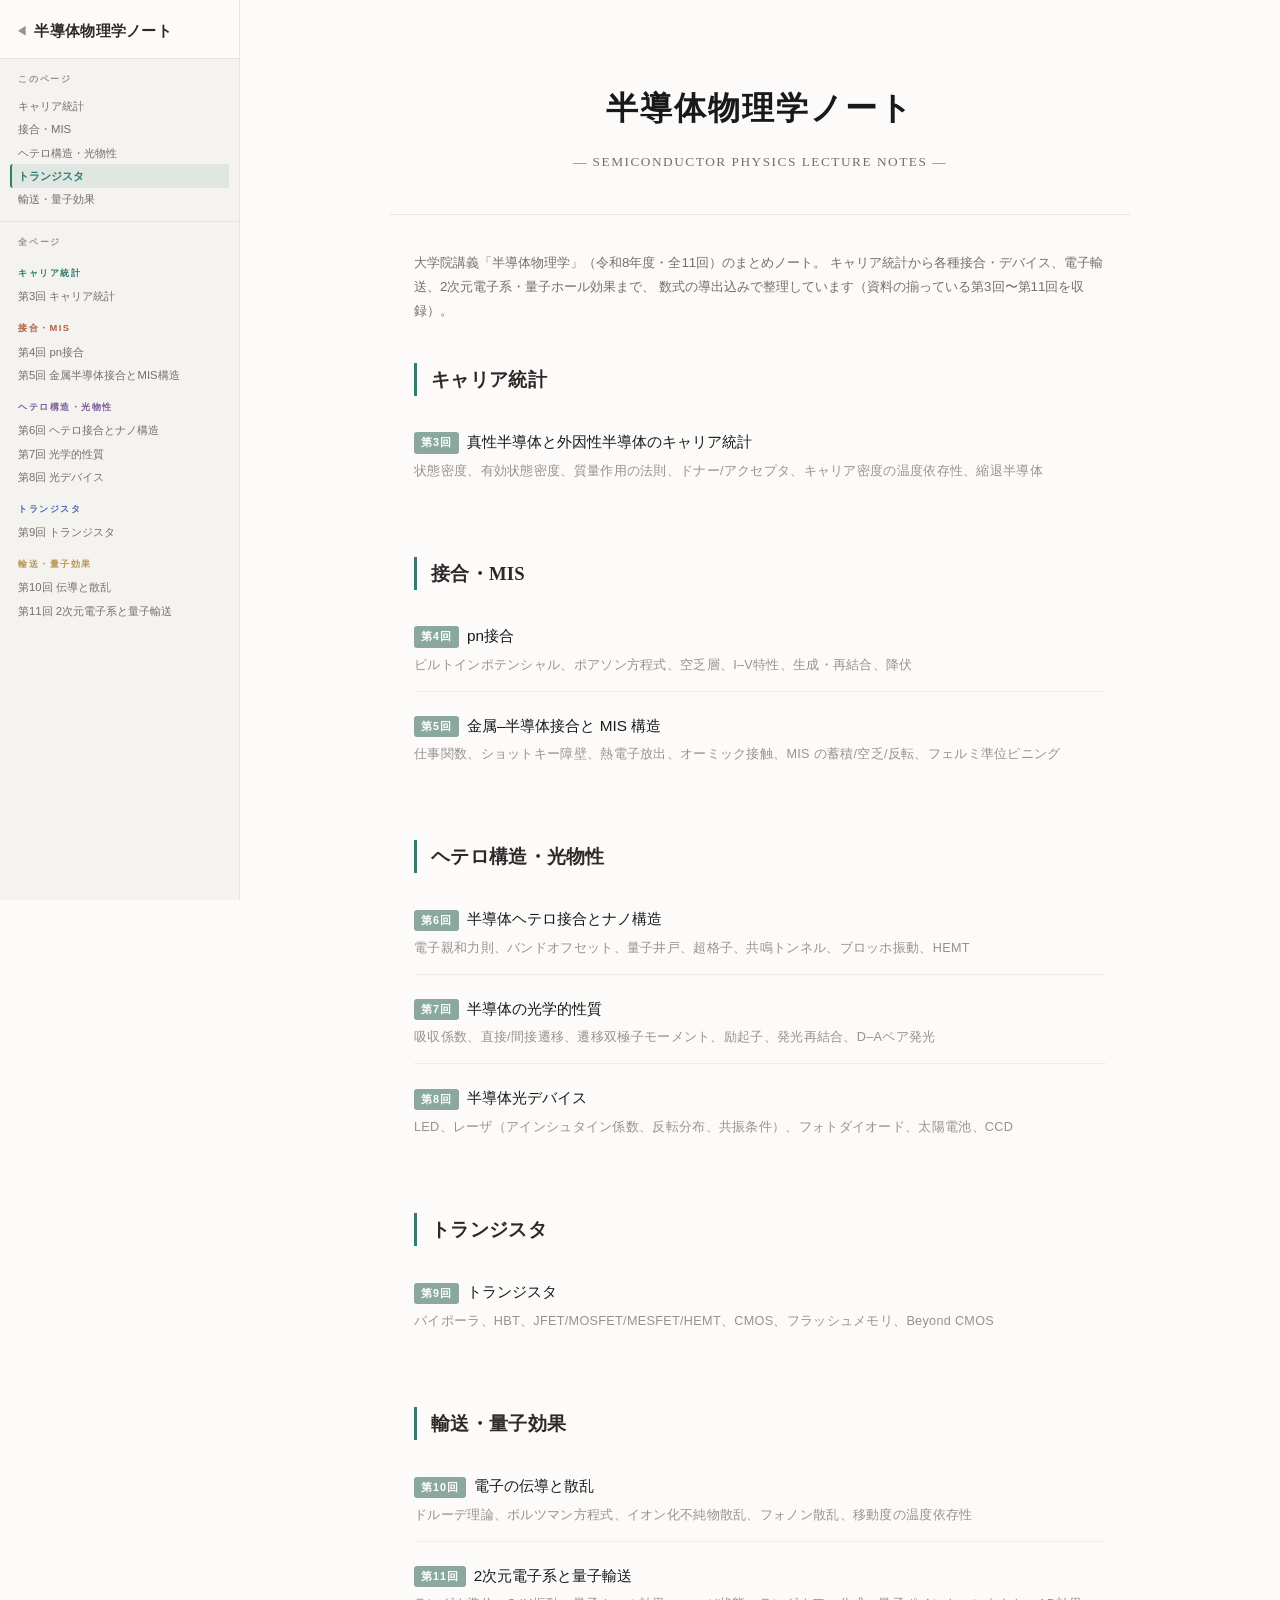
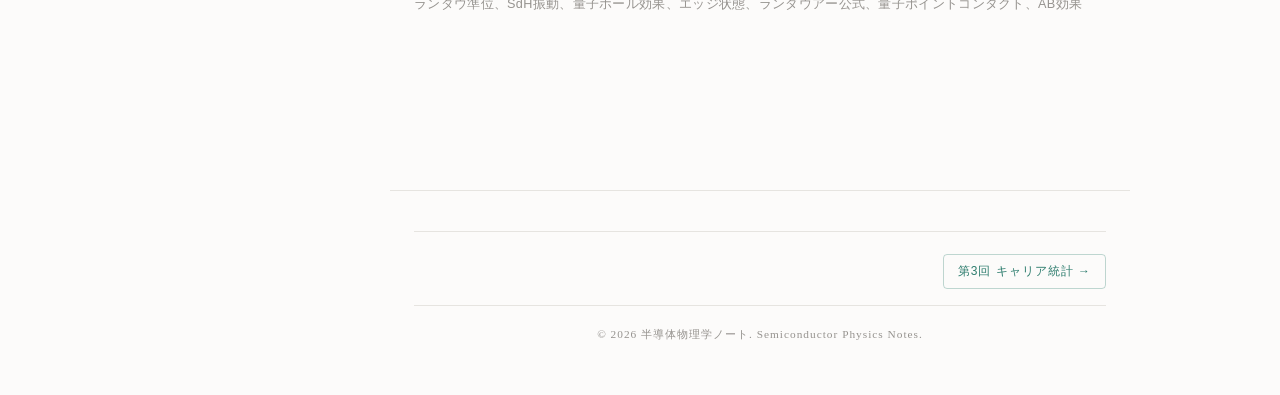
<file: index.html>
<!DOCTYPE html>
<html lang="ja">
  <head>
    <meta charset="UTF-8">
    <meta name="viewport" content="width=device-width, initial-scale=1.0">
    <title>半導体物理学ノート</title>
    <style>
      *, *::before, *::after {
        box-sizing: border-box;
      }

      body {
        margin: 0;
        padding: 0;
        background-color: #fcfbfa;
        color: #2c2a29;
        font-family: -apple-system, BlinkMacSystemFont, "Helvetica Neue", "YakuHanJPs", "Hiragino Kaku Gothic ProN", "ヒラギノ角ゴ ProN W3", Meiryo, sans-serif;
        line-height: 1.8;
        -webkit-font-smoothing: antialiased;
      }

      .font-serif {
        font-family: "Times New Roman", "Georgia", "Noto Serif JP", "BIZ UDPMincho", serif;
      }

      header {
        max-width: 740px;
        margin: 0 auto;
        padding: 80px 24px 40px 24px;
        text-align: center;
        border-bottom: 1px solid #e6e4e0;
      }

      header h1 {
        font-size: 24pt;
        font-weight: 600;
        letter-spacing: 2px;
        margin: 0 0 12px 0;
        color: #1a1919;
      }

      header p {
        font-size: 10pt;
        color: #73706c;
        margin: 0;
        letter-spacing: 1.5px;
        text-transform: uppercase;
      }

      .lead {
        max-width: 740px;
        margin: 0 auto;
        padding: 36px 24px 0;
        font-size: 10pt;
        color: #73706c;
      }

      main {
        max-width: 740px;
        margin: 0 auto;
        padding: 40px 24px 100px 24px;
      }

      .section {
        margin-bottom: 60px;
      }

      h2 {
        font-size: 14pt;
        font-weight: 600;
        color: #2c2a29;
        margin-top: 0;
        margin-bottom: 32px;
        letter-spacing: 1px;
        position: relative;
        display: inline-block;
      }

      h2::after {
        content: '';
        position: absolute;
        bottom: -6px;
        left: 0;
        width: 100%;
        height: 1px;
        background-color: #2c2a29;
      }

      ul {
        list-style: none;
        padding: 0;
        margin: 0;
      }

      li {
        margin-bottom: 20px;
        border-bottom: 1px solid #f0ede9;
        padding-bottom: 14px;
      }

      li:last-child {
        border-bottom: none;
      }

      li a {
        display: block;
        color: #1a1a1a;
        text-decoration: none;
        font-size: 11.5pt;
        font-weight: 500;
        transition: color 0.25s ease;
      }

      li a:hover {
        color: #2e7d6e;
      }

      li .desc {
        font-size: 9.5pt;
        color: #96938f;
        margin-top: 4px;
        letter-spacing: 0.3px;
      }

      .kai {
        display: inline-block;
        font-size: 8pt;
        font-weight: 600;
        letter-spacing: 1px;
        color: #ffffff;
        background-color: #8aa89f;
        border-radius: 3px;
        padding: 1px 7px;
        margin-right: 8px;
        vertical-align: middle;
      }

      footer {
        max-width: 740px;
        margin: 0 auto;
        padding: 40px 24px;
        border-top: 1px solid #e6e4e0;
        text-align: center;
        font-size: 8.5pt;
        color: #96938f;
        letter-spacing: 1px;
      }
    </style>
  <link rel="stylesheet" href="./site.css">
  <script defer src="./site.js"></script>
  </head>
  <body>

    <header>
      <h1 class="font-serif">半導体物理学ノート</h1>
      <p class="font-serif">— Semiconductor Physics Lecture Notes —</p>
    </header>

    <div class="lead">
      大学院講義「半導体物理学」（令和8年度・全11回）のまとめノート。
      キャリア統計から各種接合・デバイス、電子輸送、2次元電子系・量子ホール効果まで、
      数式の導出込みで整理しています（資料の揃っている第3回〜第11回を収録）。
    </div>

    <main>

      <!-- キャリア統計 -->
      <div class="section" id="carrier">
        <h2 class="font-serif">キャリア統計</h2>
        <ul>
          <li>
            <a href="notes/03_carrier-statistics.html"><span class="kai">第3回</span>真性半導体と外因性半導体のキャリア統計</a>
            <div class="desc">状態密度、有効状態密度、質量作用の法則、ドナー/アクセプタ、キャリア密度の温度依存性、縮退半導体</div>
          </li>
        </ul>
      </div>

      <!-- 接合・MIS -->
      <div class="section" id="junction">
        <h2 class="font-serif">接合・MIS</h2>
        <ul>
          <li>
            <a href="notes/04_pn-junction.html"><span class="kai">第4回</span>pn接合</a>
            <div class="desc">ビルトインポテンシャル、ポアソン方程式、空乏層、I–V特性、生成・再結合、降伏</div>
          </li>
          <li>
            <a href="notes/05_metal-semiconductor-mis.html"><span class="kai">第5回</span>金属–半導体接合と MIS 構造</a>
            <div class="desc">仕事関数、ショットキー障壁、熱電子放出、オーミック接触、MIS の蓄積/空乏/反転、フェルミ準位ピニング</div>
          </li>
        </ul>
      </div>

      <!-- ヘテロ構造・光物性 -->
      <div class="section" id="hetero">
        <h2 class="font-serif">ヘテロ構造・光物性</h2>
        <ul>
          <li>
            <a href="notes/06_heterostructure-nanostructure.html"><span class="kai">第6回</span>半導体ヘテロ接合とナノ構造</a>
            <div class="desc">電子親和力則、バンドオフセット、量子井戸、超格子、共鳴トンネル、ブロッホ振動、HEMT</div>
          </li>
          <li>
            <a href="notes/07_optical-properties.html"><span class="kai">第7回</span>半導体の光学的性質</a>
            <div class="desc">吸収係数、直接/間接遷移、遷移双極子モーメント、励起子、発光再結合、D–Aペア発光</div>
          </li>
          <li>
            <a href="notes/08_optoelectronic-devices.html"><span class="kai">第8回</span>半導体光デバイス</a>
            <div class="desc">LED、レーザ（アインシュタイン係数、反転分布、共振条件）、フォトダイオード、太陽電池、CCD</div>
          </li>
        </ul>
      </div>

      <!-- トランジスタ -->
      <div class="section" id="transistor">
        <h2 class="font-serif">トランジスタ</h2>
        <ul>
          <li>
            <a href="notes/09_transistors.html"><span class="kai">第9回</span>トランジスタ</a>
            <div class="desc">バイポーラ、HBT、JFET/MOSFET/MESFET/HEMT、CMOS、フラッシュメモリ、Beyond CMOS</div>
          </li>
        </ul>
      </div>

      <!-- 輸送・量子効果 -->
      <div class="section" id="transport">
        <h2 class="font-serif">輸送・量子効果</h2>
        <ul>
          <li>
            <a href="notes/10_transport-scattering.html"><span class="kai">第10回</span>電子の伝導と散乱</a>
            <div class="desc">ドルーデ理論、ボルツマン方程式、イオン化不純物散乱、フォノン散乱、移動度の温度依存性</div>
          </li>
          <li>
            <a href="notes/11_2deg-quantum-transport.html"><span class="kai">第11回</span>2次元電子系と量子輸送</a>
            <div class="desc">ランダウ準位、SdH振動、量子ホール効果、エッジ状態、ランダウアー公式、量子ポイントコンタクト、AB効果</div>
          </li>
        </ul>
      </div>

    </main>

    <footer>
      <p class="font-serif">&copy; 2026 半導体物理学ノート. Semiconductor Physics Notes.</p>
    </footer>

  </body>
</html>
</file>
<file: site.css>
/* site.css — 半導体物理学ノート 共通スタイル */

:root {
  --accent: #2e7d6e;
  --accent-rgb: 46, 125, 110;
  --accent-light: #eaf4f1;
  --sidebar-w: 240px;
  --bg: #fcfbfa;
  --border: #e6e4e0;
  --text: #2c2a29;
  --muted: #73706c;
  --faint: #96938f;
  --c-carrier:    #2e7d6e;
  --c-junction:   #b06040;
  --c-hetero:     #7a5e9a;
  --c-transistor: #4a69b5;
  --c-transport:  #b89a5a;
}

/* ── Sidebar layout ─────────────────────── */
body.has-sidebar {
  margin-left: var(--sidebar-w);
}

.site-sidebar {
  position: fixed;
  top: 0; left: 0;
  width: var(--sidebar-w);
  height: 100vh;
  overflow-y: auto;
  background: #f5f3ef;
  border-right: 1px solid var(--border);
  z-index: 100;
  font-family: -apple-system, BlinkMacSystemFont, "Helvetica Neue", "YakuHanJPs", "Hiragino Kaku Gothic ProN", Meiryo, sans-serif;
  display: flex;
  flex-direction: column;
}

.sidebar-header {
  padding: 18px 16px 14px;
  border-bottom: 1px solid var(--border);
  background: var(--bg);
  flex-shrink: 0;
}

.sidebar-home {
  font-family: "Times New Roman", Georgia, "Noto Serif JP", serif;
  font-size: 11pt;
  font-weight: 700;
  color: var(--text);
  text-decoration: none;
  letter-spacing: 0.3px;
  display: flex;
  align-items: center;
  gap: 7px;
}
.sidebar-home::before { content: "◀"; font-size: 8pt; color: var(--faint); }
.sidebar-home:hover { color: var(--accent); }

.sidebar-toc  { padding: 10px 10px 6px; border-bottom: 1px solid var(--border); }
.sidebar-pages { padding: 10px 10px 16px; flex: 1; }

.toc-label {
  font-size: 7pt;
  font-weight: 700;
  letter-spacing: 1.8px;
  text-transform: uppercase;
  color: var(--faint);
  padding: 2px 8px 6px;
  display: block;
}

#toc-list, .pages-section ul {
  list-style: none;
  padding: 0; margin: 0 0 4px;
}
#toc-list li, .pages-section li {
  margin: 0; padding: 0; border: none;
}

#toc-list a, .pages-section a {
  display: block;
  font-size: 8.5pt;
  color: var(--muted);
  text-decoration: none;
  padding: 3.5px 8px;
  border-radius: 3px;
  line-height: 1.45;
  transition: color 0.15s, background 0.15s;
}
#toc-list a:hover, .pages-section a:hover {
  color: var(--accent);
  background: rgba(var(--accent-rgb), 0.07);
}
#toc-list a.active {
  color: var(--accent);
  font-weight: 600;
  background: rgba(var(--accent-rgb), 0.1);
  border-left: 2px solid var(--accent);
  padding-left: 6px;
}

.pages-section { margin-bottom: 4px; }
.pages-section-title {
  font-size: 7pt;
  font-weight: 700;
  letter-spacing: 1.5px;
  text-transform: uppercase;
  padding: 8px 8px 3px;
  color: var(--faint);
  display: block;
}

/* Category color accent for section titles */
.pages-section[data-s="キャリア統計"]       .pages-section-title { color: var(--c-carrier); }
.pages-section[data-s="接合・MIS"]          .pages-section-title { color: var(--c-junction); }
.pages-section[data-s="ヘテロ構造・光物性"] .pages-section-title { color: var(--c-hetero); }
.pages-section[data-s="トランジスタ"]       .pages-section-title { color: var(--c-transistor); }
.pages-section[data-s="輸送・量子効果"]     .pages-section-title { color: var(--c-transport); }

.pages-section li.current > a {
  color: var(--accent);
  font-weight: 600;
}

/* ── Next / Prev ─────────────────────────── */
.page-nav {
  display: flex;
  justify-content: space-between;
  align-items: center;
  gap: 12px;
  padding: 22px 0 16px;
  margin-bottom: 18px;
  border-top: 1px solid var(--border);
  border-bottom: 1px solid var(--border);
}

.page-nav-prev, .page-nav-next {
  display: inline-flex;
  align-items: center;
  gap: 6px;
  font-size: 9pt;
  color: var(--accent);
  text-decoration: none;
  padding: 8px 14px;
  border: 1px solid rgba(var(--accent-rgb), 0.3);
  border-radius: 4px;
  max-width: 46%;
  line-height: 1.4;
  transition: background 0.15s, border-color 0.15s;
}
.page-nav-prev:hover, .page-nav-next:hover {
  background: var(--accent-light);
  border-color: rgba(var(--accent-rgb), 0.6);
}
.page-nav-next { margin-left: auto; }
.page-nav-placeholder { flex: 1; }

/* ── Design improvements ─────────────────── */

/* h2: accent left border (overrides inline underline style) */
main h2 {
  display: block !important;
  border-left: 3px solid var(--accent) !important;
  padding-left: 14px !important;
  letter-spacing: 0.3px;
}
main h2::after { display: none !important; }

/* h3: accent color */
main h3 { color: var(--accent) !important; }

/* Table headers */
main th {
  background: var(--accent-light) !important;
  border-bottom: 2px solid rgba(var(--accent-rgb), 0.25) !important;
}

/* Note boxes — use accent tint */
.note {
  background: var(--accent-light) !important;
  border-left-color: var(--accent) !important;
  color: var(--text) !important;
}

/* Bold emphasis */
main p strong, main li strong, main td strong { color: #1e4f45; }

/* Figures */
main figure {
  margin: 26px 0;
  text-align: center;
}
main figure svg { max-width: 100%; height: auto; }
main figcaption {
  font-size: 9pt;
  color: var(--muted);
  margin-top: 8px;
  letter-spacing: 0.4px;
}

/* MathJax: serif math font via SVG is handled in page config */
mjx-container[display="true"] { margin: 18px 0 !important; }
mjx-container { overflow-x: auto; overflow-y: hidden; max-width: 100%; }

/* Mobile sidebar toggle */
.sidebar-toggle {
  display: none;
  position: fixed;
  top: 13px; left: 13px;
  z-index: 200;
  background: var(--bg);
  border: 1px solid var(--border);
  border-radius: 5px;
  padding: 5px 12px;
  font-size: 17px;
  cursor: pointer;
  color: var(--text);
  box-shadow: 0 1px 5px rgba(0,0,0,0.09);
}

@media (max-width: 860px) {
  body.has-sidebar { margin-left: 0; }
  .site-sidebar {
    transform: translateX(-100%);
    transition: transform 0.22s ease;
    box-shadow: 3px 0 18px rgba(0,0,0,0.13);
  }
  .site-sidebar.open { transform: translateX(0); }
  .sidebar-toggle { display: block; }
}
</file>
